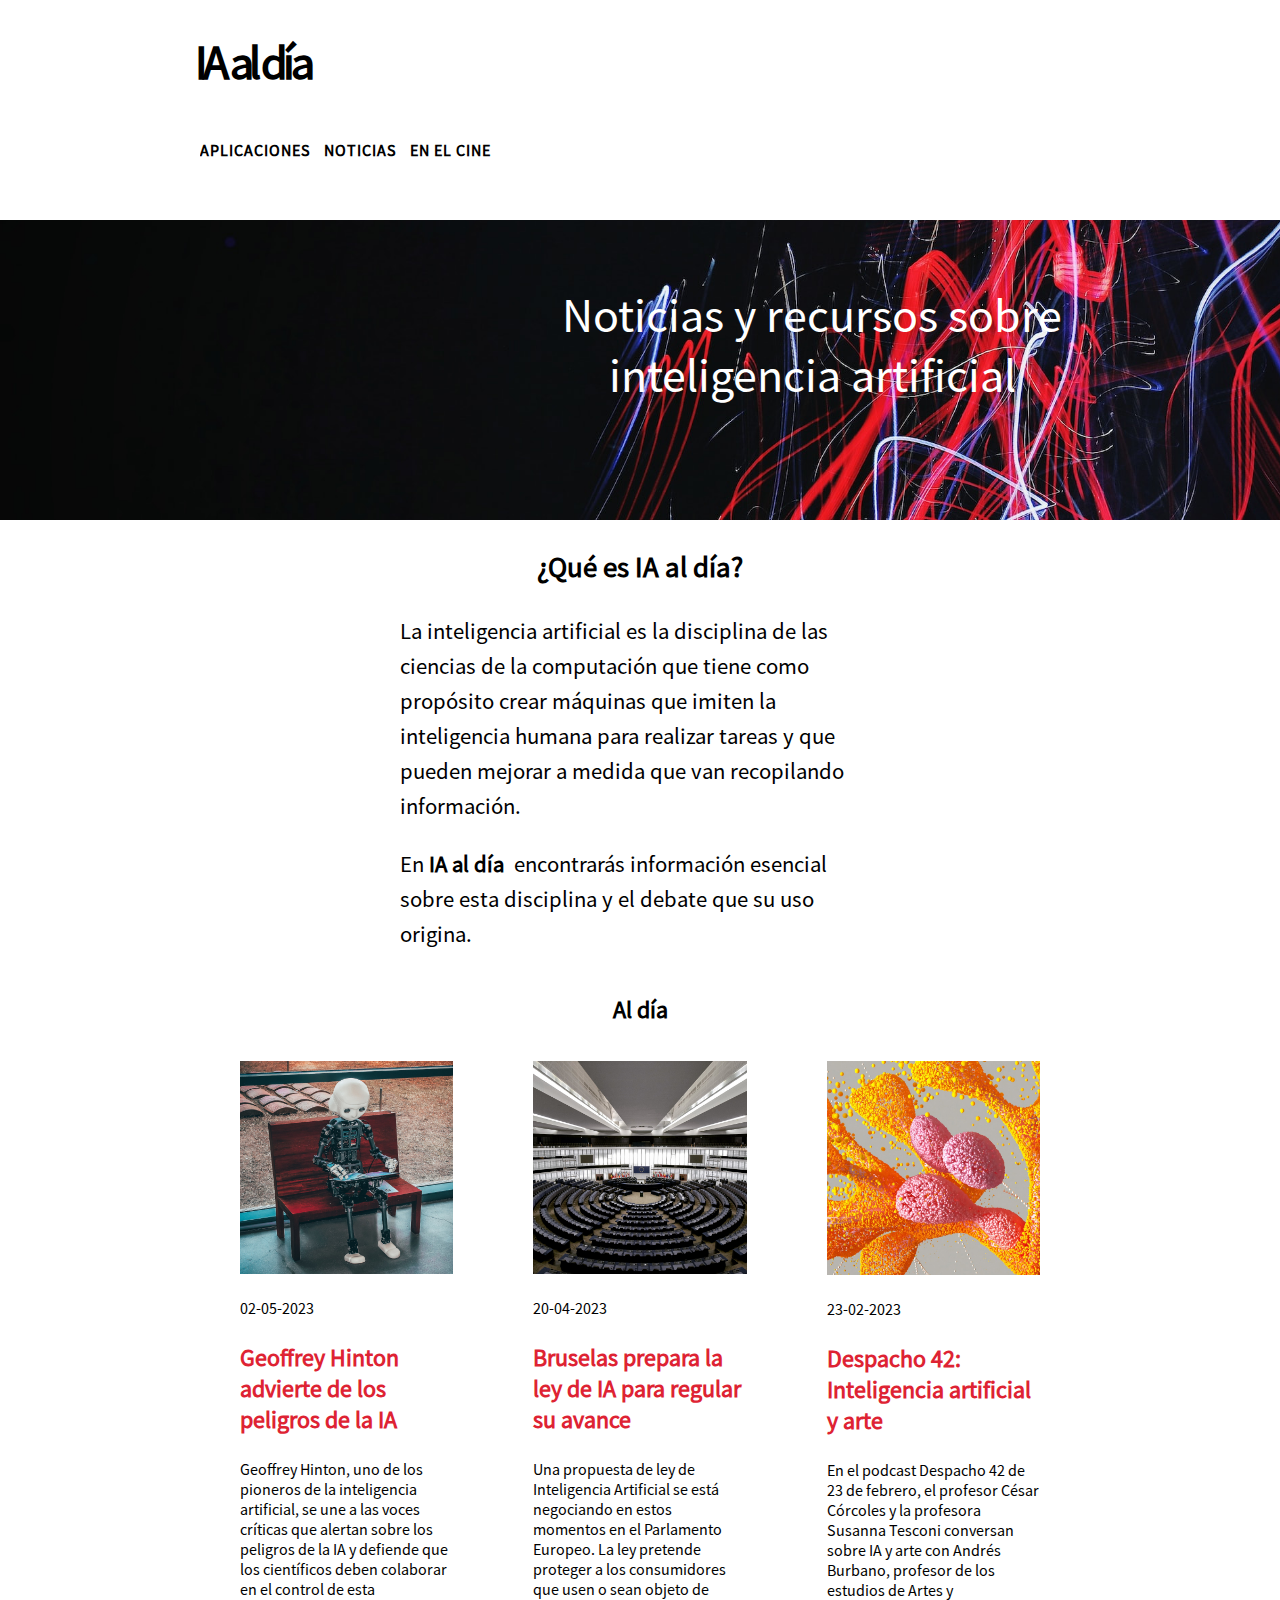
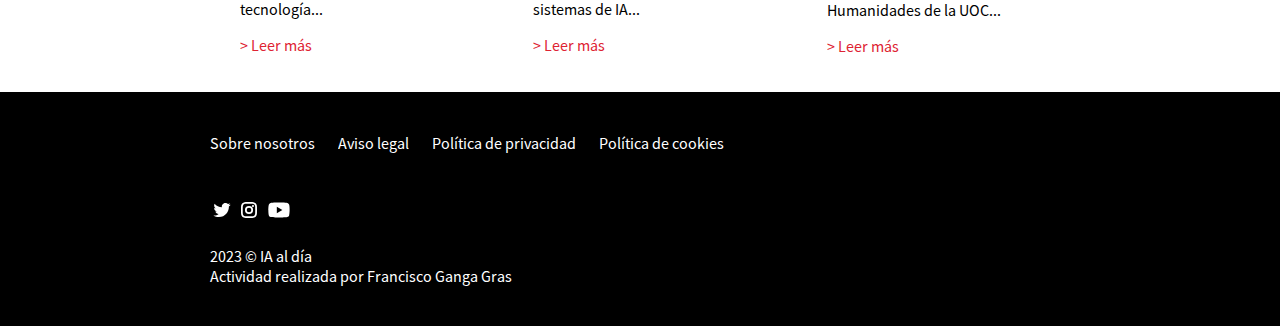
<file: index.html>
<!DOCTYPE html>
<html lang="es">
<head>
    <meta charset="UTF-8">
    <meta name="viewport" content="width=device-width, initial-scale=1.0">
    <title>IA al día</title>
    <link rel="stylesheet" href="css/styles.css" type="text/css">
</head>
<body>
    <header>
        <h1><a href="index.html"><span id="logo">IA</span> al día</a></h1>
        <nav>
            <ul>
                <li><a href="aplicaciones.html">Aplicaciones</a></li>
                <li><a href="">Noticias</a></li>
                <li><a href="en-el-cine.html">En el cine</a></li>
            </ul>
        </nav>
    </header>
    <div class="container">
        <main>
        <div class="noticias-recursos">
            <p>Noticias y recursos sobre inteligencia artificial</p>
        </div>

        <div class="que-es-ia">
            <p class="titulo">¿Qué es IA al día?</p>
            <p class="p-ia">
                La inteligencia artificial es la disciplina de las ciencias de la computación 
                que tiene como propósito crear máquinas que imiten la inteligencia humana 
                para realizar tareas y que pueden mejorar a medida que van recopilando información.
            </p>
            <p>
                En <span id="bold">IA al día</span> encontrarás información esencial sobre esta disciplina y el debate que su uso origina.
            </p>
        </div>
        <h2>Al día</h2>
        <div class="al-dia">
            <article>
                <figure>
                    <img src="img/n-geoffrey-hinton.jpg" alt="Geoffrey Hinton">
                    <figcaption><data value="2023-05-02">02-05-2023</data></figcaption>
                </figure>
                <h3>Geoffrey Hinton advierte de los peligros de la IA</h3>
                <p>Geoffrey Hinton, uno de los pioneros de la inteligencia artificial, se une a las voces críticas que alertan sobre los
                    peligros de la IA y defiende que los científicos deben colaborar en el control de esta tecnología...</p>
                <ul class="bread">
                    <li><a href="" class="a-red">Leer más</a></li>
                </ul>
            </article>
            <article>
                <figure>
                    <img src="img/n-ue-ia.jpg" alt="UE se une a la IA">
                    <figcaption><data value="2023-04-20">20-04-2023</data></figcaption>
                </figure>
                <h3>Bruselas prepara la ley de IA para regular su avance</h3>
                <p>Una propuesta de ley de Inteligencia Artificial se está negociando en estos momentos en el Parlamento Europeo. La ley
                    pretende proteger a los consumidores que usen o sean objeto de sistemas de IA...</p>
                <ul class="bread">
                    <li><a href="" class="a-red">Leer más</a></li>
                </ul>
            </article>
            <article>
                <figure>
                    <img src="img/n-despacho42.jpg" alt="IA y el arte">
                    <figcaption><data value="2023-02-23">23-02-2023</data></figcaption>
                </figure>
                <h3>Despacho 42: Inteligencia artificial y arte</h3>
                <p>En el podcast Despacho 42 de 23 de febrero, el profesor César Córcoles y la profesora Susanna Tesconi conversan sobre
                    IA y arte con Andrés Burbano, profesor de los estudios de Artes y Humanidades de la UOC...</p>
                <ul class="bread">
                    <li><a href="despacho-42.html" class="a-red">Leer más</a></li>
                </ul>
            </article>
        </div>
    </main>
    <footer>
        <ul class="info">
            <li><a href="">Sobre nosotros</a></li>
            <li><a href="">Aviso legal</a></li>
            <li><a href="">Política de privacidad</a></li>
            <li><a href="">Política de cookies</a></li>
        </ul>
        <ul class="redes">
            <li><a href=""><img src="img/twitter.svg" alt="Twitter"></a></li>
            <li><a href=""><img src="img/instagram.svg" alt="Instagram"></a></li>
            <li><a href=""><img src="img/youtube.svg" alt="Youtube"></a></li>
        </ul>
        <p>2023 &copy; IA al día</p>
        <p>Actividad realizada por Francisco Ganga Gras</p>
    </footer>
    </div>
</body>
</html>
</file>
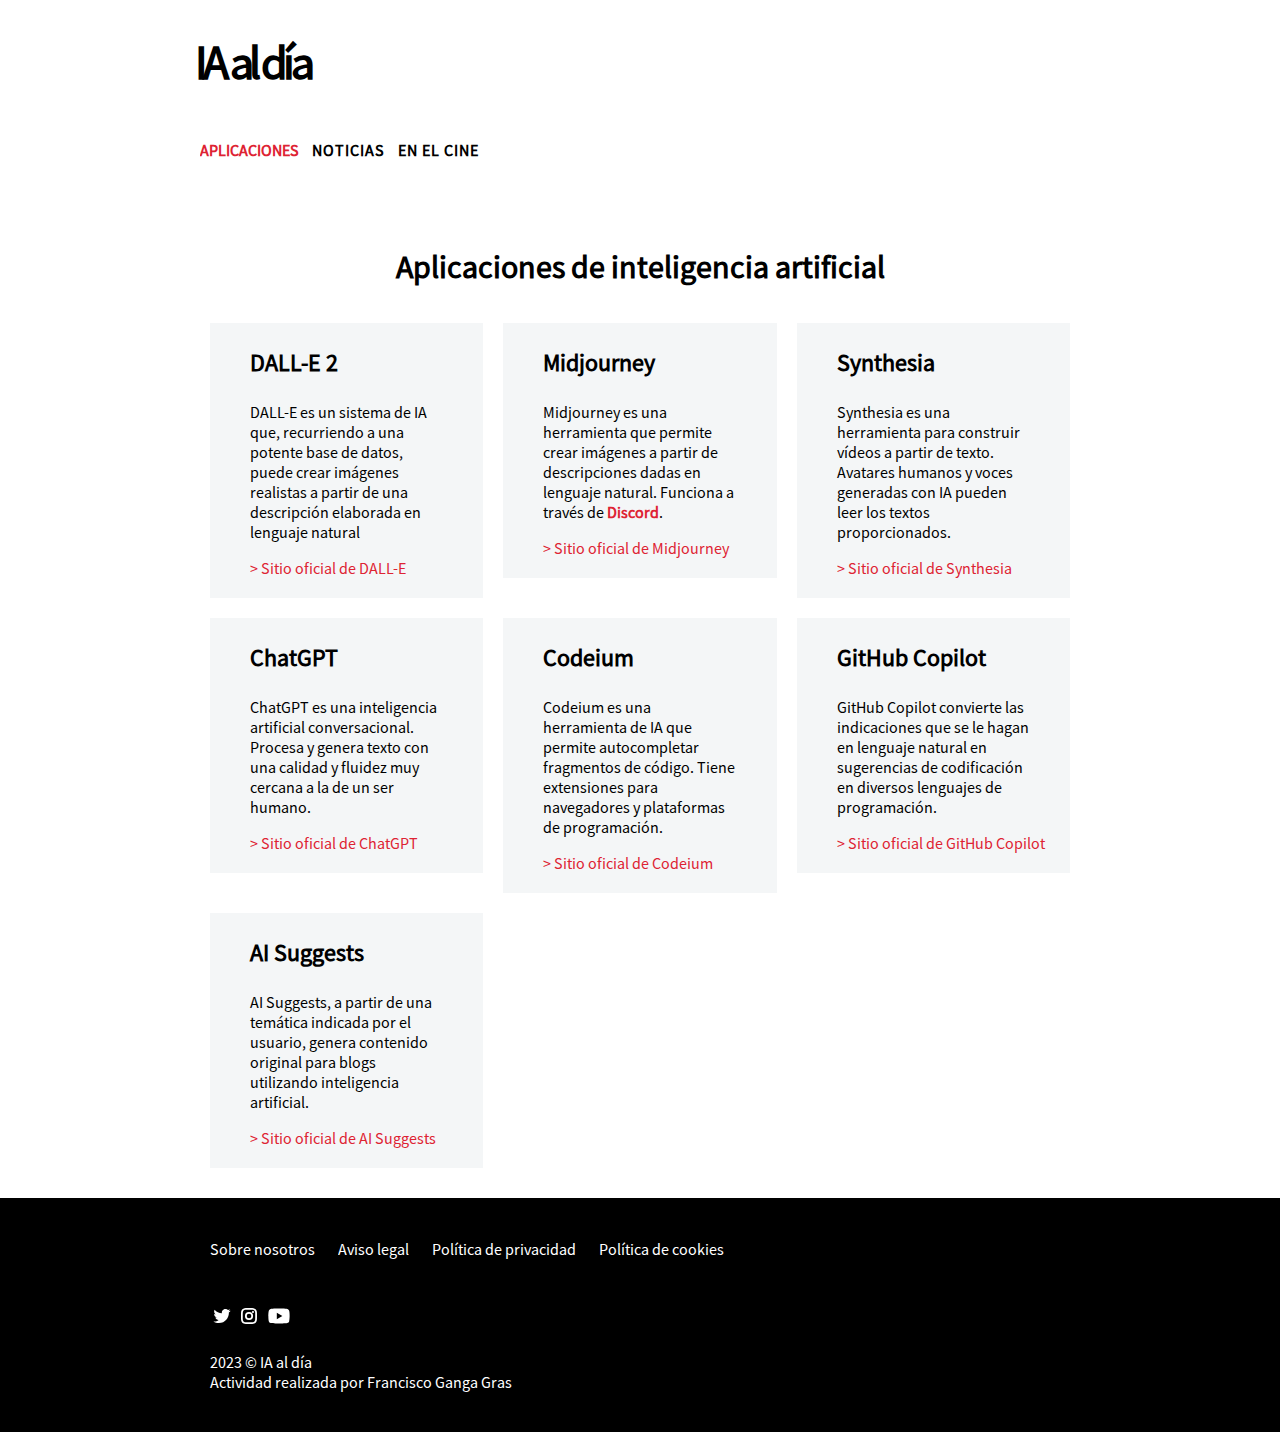
<file: aplicaciones.html>
<!DOCTYPE html>
<html lang="es">
<head>
    <meta charset="UTF-8">
    <meta name="viewport" content="width=device-width, initial-scale=1.0">
    <title>Aplicaciones - IA al día</title>
    <link rel="stylesheet" href="css/styles.css" type="text/css">
</head>
<body>
    <header>
        <h1><span id="logo"></span><a href="index.html">IA</span> al día</a></h1>
        <nav>
            <ul>
                <li class="pag-actual">Aplicaciones</li>
                <li><a href="">Noticias</a></li>
                <li><a href="en-el-cine.html">En el cine</a></li>
            </ul>
        </nav>
    </header>

    <main class="aplicaciones-ia">
        <h2>Aplicaciones de inteligencia artificial</h2>
        <ol>
            <li>
                <article>
                    <h3>DALL-E 2</h3>
                    <p>DALL-E es un sistema de IA que, recurriendo a una potente base de datos, puede crear imágenes realistas a partir de
                        una descripción elaborada en lenguaje natural</p>
                    <ul class="bread">
                        <li><a href="https://openai.com/product/dall-e-2" class="a-red">Sitio oficial de DALL-E</a></li>
                    </ul>
                </article>
            </li>
            <li>
                <article>
                    <h3>Midjourney</h3>
                    <p>Midjourney es una herramienta que permite crear imágenes a partir de descripciones dadas en lenguaje natural.
                        Funciona a través de <a href="https://discord.com">Discord</a>.</p>
                    <ul class="bread">
                        <li><a href="https://www.midjourney.com/home/" class="a-red">Sitio oficial de Midjourney</a></li>
                    </ul>
                </article>
            </li>
            <li>
                <article>
                    <h3>Synthesia</h3>
                    <p>Synthesia es una herramienta para construir vídeos a partir de texto. Avatares humanos y voces generadas con IA
                        pueden leer los textos proporcionados.</p>
                    <ul class="bread">
                        <li><a href="https://www.synthesia.io/" class="a-red">Sitio oficial de Synthesia</a></li>
                    </ul>
                </article>
            </li>
            <li>
                <article>
                    <h3>ChatGPT</h3>
                    <p>ChatGPT es una inteligencia artificial conversacional. Procesa y genera texto con una calidad y fluidez muy cercana a la
                        de un ser humano.</p>
                    <ul class="bread">
                        <li><a href="https://chat.openai.com/" class="a-red">Sitio oficial de ChatGPT</a></li>
                    </ul>
                </article>
            </li>
            <li>
                <article>
                    <h3>Codeium</h3>
                    <p>Codeium   es   una   herramienta   de   IA  que   permite   autocompletar   fragmentos   de   código.   Tiene   extensiones   para
                        navegadores y plataformas de programación.</p>
                    <ul class="bread">
                        <li><a href="https://codeium.com/" class="a-red">Sitio oficial de Codeium</a></li>
                    </ul>
                </article>
            </li>
            <li>
                <article>
                    <h3>GitHub Copilot</h3>
                    <p>GitHub Copilot convierte las indicaciones que se le hagan en lenguaje natural en sugerencias de codificación en
                        diversos lenguajes de programación.</p>
                    <ul class="bread">
                        <li><a href="https://github.com/features/copilot" class="a-red">Sitio oficial de GitHub Copilot</a></li>
                    </ul>
                </article>
            </li>
            <li>
                <article>
                    <h3>AI Suggests</h3>
                    <p>AI Suggests, a partir de una temática indicada por el usuario, genera contenido original  para blogs utilizando
                        inteligencia artificial.</p>
                    <ul class="bread">
                        <li><a href="https://ai-suggests.com/" class="a-red">Sitio oficial de AI Suggests</a></li>
                    </ul>
                </article>
            </li>
        </ol>
    </main>

    <footer>
        <ul class="info">
            <li><a href="">Sobre nosotros</a></li>
            <li><a href="">Aviso legal</a></li>
            <li><a href="">Política de privacidad</a></li>
            <li><a href="">Política de cookies</a></li>
        </ul>
        <ul class="redes">
            <li><a href=""><img src="img/twitter.svg" alt="Twitter"></a></li>
            <li><a href=""><img src="img/instagram.svg" alt="Instagram"></a></li>
            <li><a href=""><img src="img/youtube.svg" alt="Youtube"></a></li>
        </ul>
        <p>2023 &copy; IA al día</p>
        <p>Actividad realizada por Francisco Ganga Gras</p>
    </footer>
</body>
</html>
</file>
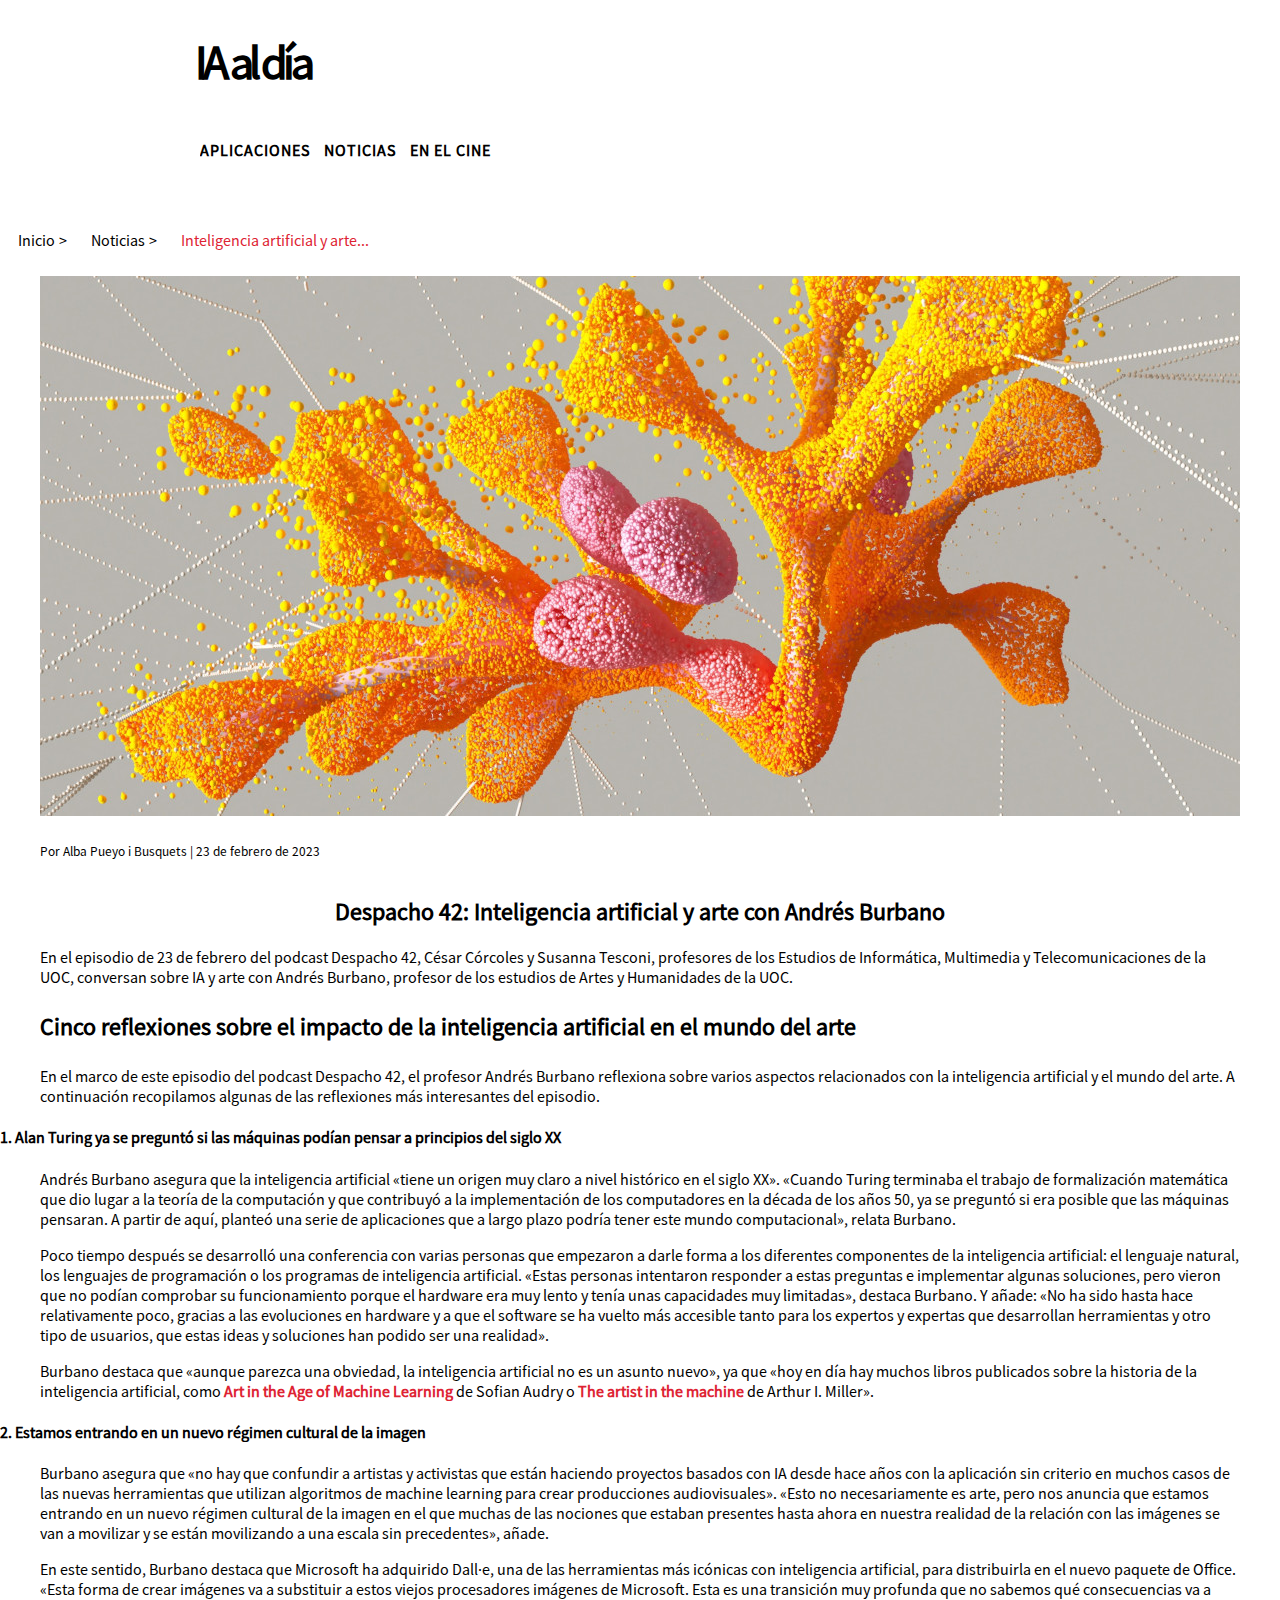
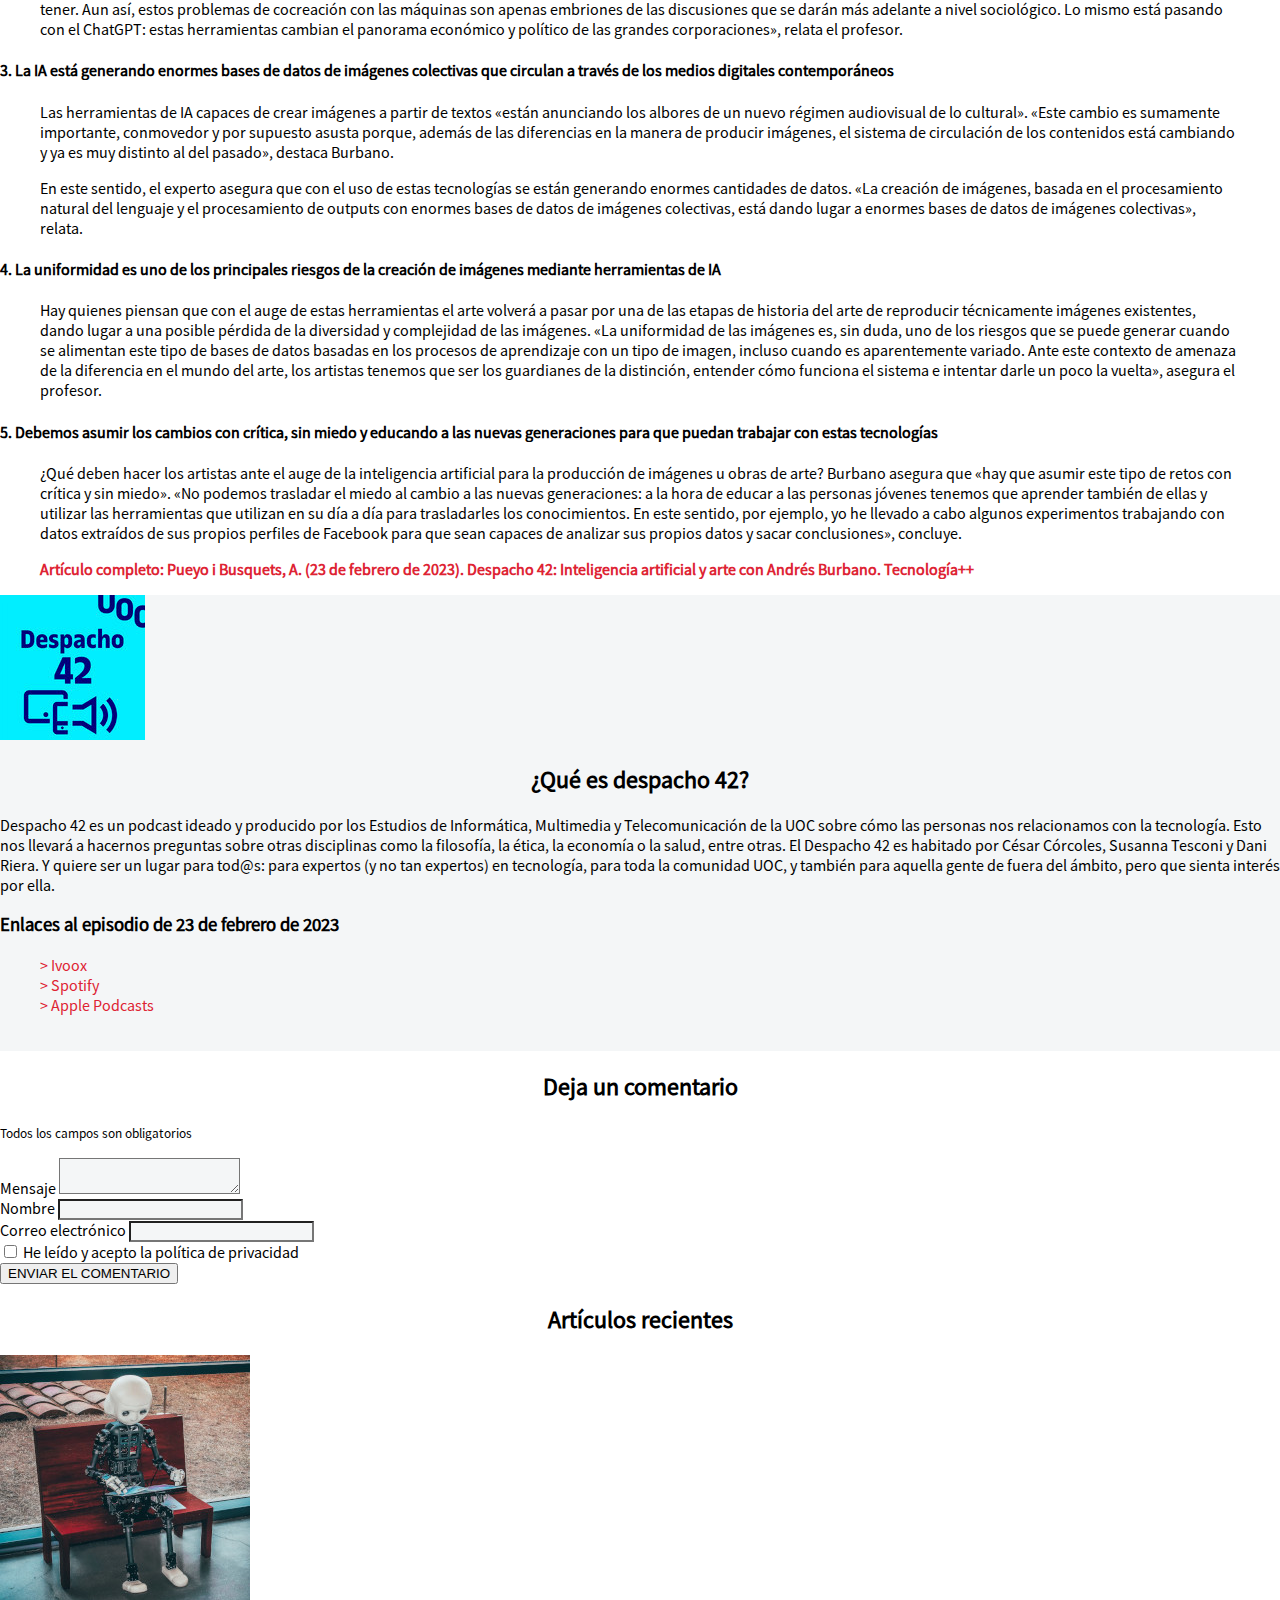
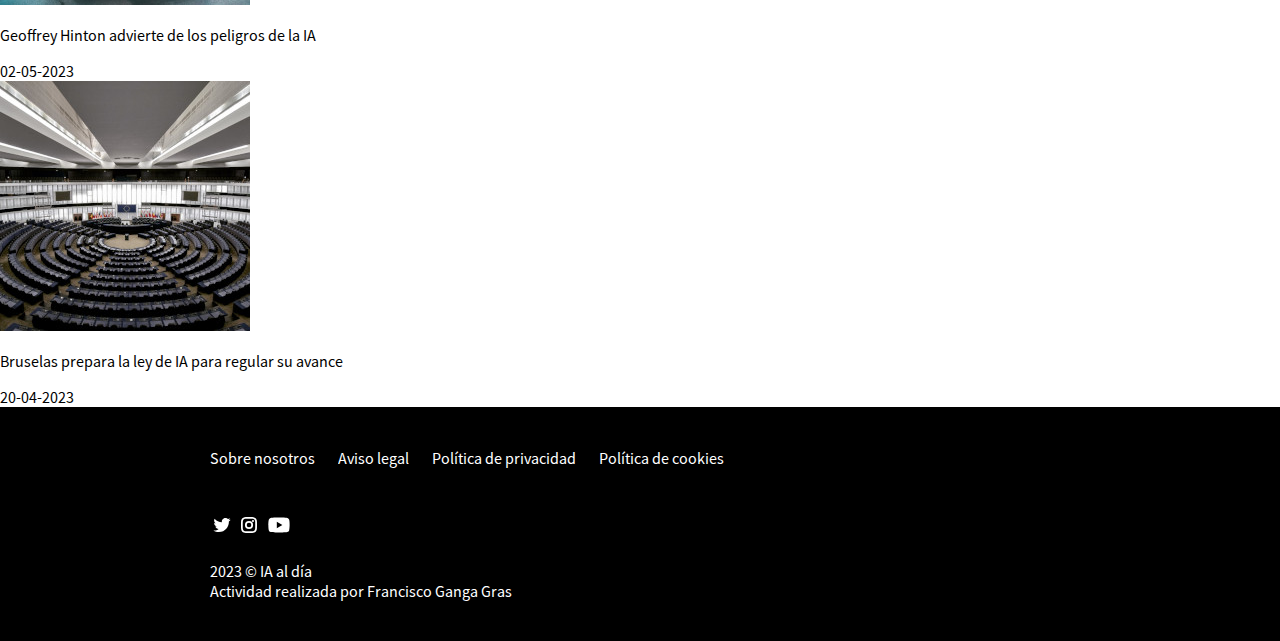
<file: despacho-42.html>
<!DOCTYPE html>
<html lang="es">
<head>
    <meta charset="UTF-8">
    <meta name="viewport" content="width=device-width, initial-scale=1.0">
    <title>Despacho 42 - IA al día</title>
    <link rel="stylesheet" href="css/styles.css" type="text/css">
</head>
<body>
    <header>
        <h1><span id="logo"></span><a href="index.html">IA</span> al día</a></h1>
        <nav>
            <ul>
                <li><a href="aplicaciones.html">Aplicaciones</a></li>
                <li><a href="">Noticias</a></li>
                <li><a href="en-el-cine.html">En el cine</a></li>
            </ul>
        </nav>
    </header>
    <div class="container-despacho-42">
        <main class="despacho-42 contenido-principal">
            <nav aria-label="Breadcrumb" class="breadcrumb">
                <ol>
                    <li><a href="index.html">Inicio</a></li>
                    <li><a href="">Noticias</a></li>
                    <li class="pag-actual">Inteligencia artificial y arte...</li>
                </ol>
            </nav>
    
            <figure>
                <img src="img/n-despacho42-post.jpg" alt="Despacho 42">
                <figcaption><small>Por Alba Pueyo i Busquets <span>| </span><data value="2023-02-23">23 de febrero de 2023</data></small></figcaption>
            </figure>
    
            <article class="ia-y-arte">
                <h2>Despacho 42: Inteligencia artificial y arte con Andrés Burbano</h2>
                <p>En el episodio de 23 de febrero del podcast Despacho 42, César Córcoles y Susanna Tesconi, profesores de los Estudios
                    de Informática, Multimedia y Telecomunicaciones de la UOC, conversan sobre IA y arte con Andrés Burbano, profesor
                    de los estudios de Artes y Humanidades de la UOC.</p>
                <h3>Cinco reflexiones sobre el impacto de la inteligencia artificial en el mundo del arte</h3>
                <p>En el marco de este episodio del podcast Despacho 42, el profesor Andrés Burbano reflexiona sobre varios aspectos
                    relacionados con la inteligencia artificial y el mundo del arte. A continuación recopilamos algunas de las reflexiones
                    más interesantes del episodio.</p>
                <h4>1. Alan Turing ya se preguntó si las máquinas podían pensar a principios del siglo XX</h4>
                <p>Andrés Burbano asegura que la inteligencia artificial <q>tiene un origen muy claro a nivel histórico en el siglo XX</q>.
                    <q>Cuando Turing terminaba el trabajo de formalización matemática que dio lugar a la teoría de la computación y que
                    contribuyó a la implementación de los computadores en la década de los años 50, ya se preguntó si era posible que las
                    máquinas pensaran. A partir de aquí, planteó una serie de aplicaciones que a largo plazo podría tener este mundo
                    computacional</q>, relata Burbano.</p>
                <p>Poco tiempo después se desarrolló una conferencia con varias personas que empezaron a darle forma a los diferentes
                    componentes de la inteligencia artificial: el lenguaje natural, los lenguajes de programación o los programas de
                    inteligencia artificial. <q>Estas personas intentaron responder a estas preguntas e implementar algunas soluciones, pero
                    vieron que no podían comprobar su funcionamiento porque el hardware era muy lento y tenía unas capacidades muy
                    limitadas</q>, destaca Burbano. Y añade: <q>No ha sido hasta hace relativamente poco, gracias a las evoluciones en hardware
                    y a que el software se ha vuelto más accesible tanto para los expertos y expertas que desarrollan herramientas y otro tipo
                    de usuarios, que estas ideas y soluciones han podido ser una realidad</q>.</p>
                <p>Burbano destaca que <q>aunque parezca una obviedad, la inteligencia artificial no es un asunto nuevo</q>, ya que <q>hoy en día
                    hay muchos libros publicados sobre la historia de la inteligencia artificial, como <a href="https://mitpress.mit.edu/9780262046183/art-in-the-age-of-machine-learning/">Art in the Age of Machine Learning</a> de
                    Sofian Audry o <a href="https://www.artistinthemachine.net/">The artist in the machine</a> de Arthur I. Miller</q>.</p>
                <h4>2. Estamos entrando en un nuevo régimen cultural de la imagen</h4>
                <p>Burbano asegura que <q>no hay que confundir a artistas y activistas que están haciendo proyectos basados con IA desde
                    hace años con la aplicación sin criterio en muchos casos de las nuevas herramientas que utilizan algoritmos de machine
                    learning para crear producciones audiovisuales</q>. <q>Esto no necesariamente es arte, pero nos anuncia que estamos
                    entrando en un nuevo régimen cultural de la imagen en el que muchas de las nociones que estaban presentes hasta ahora
                    en nuestra realidad de la relación con las imágenes se van a movilizar y se están movilizando a una escala sin
                    precedentes</q>, añade.</p>
                <p>En este sentido, Burbano destaca que Microsoft ha adquirido Dall·e, una de las herramientas más icónicas con
                    inteligencia artificial, para distribuirla en el nuevo paquete de Office. <q>Esta forma de crear imágenes va a substituir a
                    estos   viejos   procesadores   imágenes   de   Microsoft.   Esta   es   una   transición   muy   profunda   que   no   sabemos   qué
                    consecuencias va a tener. Aun así, estos problemas de cocreación con las máquinas son apenas embriones de las
                    discusiones que se darán más adelante a nivel sociológico. Lo mismo está pasando con el ChatGPT: estas herramientas
                    cambian el panorama económico y político de las grandes corporaciones</q>, relata el profesor.</p>
                <h4>3. La IA está generando enormes bases de datos de imágenes colectivas que circulan a través de los medios
                    digitales contemporáneos</h4>
                <p>Las herramientas de IA capaces de crear imágenes a partir de textos <q>están anunciando los albores de un nuevo régimen
                    audiovisual de lo cultural</q>. <q>Este cambio es sumamente importante, conmovedor y por supuesto asusta porque, además de las diferencias en la manera de producir imágenes, el sistema de circulación de los contenidos está cambiando y ya es
                    muy distinto al del pasado</q>, destaca Burbano.</p>
                <p>En este sentido, el experto asegura que con el uso de estas tecnologías se están generando enormes cantidades de datos.
                    <q>La creación de imágenes, basada en el procesamiento natural del lenguaje y el procesamiento de outputs con enormes
                    bases de datos de imágenes colectivas, está dando lugar a enormes bases de datos de imágenes colectivas</q>, relata.</p>
                <h4>4. La uniformidad es uno de los principales riesgos de la creación de imágenes mediante herramientas de IA</h4>
                <p>Hay quienes piensan que con el auge de estas herramientas el arte volverá a pasar por una de las etapas de historia del
                    arte de reproducir técnicamente imágenes existentes, dando lugar a una posible pérdida de la diversidad y complejidad
                    de las imágenes. <q>La uniformidad de las imágenes es, sin duda, uno de los riesgos que se puede generar cuando se
                    alimentan este tipo de bases de datos basadas en los procesos de aprendizaje con un tipo de imagen, incluso cuando es
                    aparentemente variado. Ante este contexto de amenaza de la diferencia en el mundo del arte, los artistas tenemos que ser
                    los guardianes de la distinción, entender cómo funciona el sistema e intentar darle un poco la vuelta</q>, asegura el
                    profesor. </p>
                <h4>5. Debemos asumir los cambios con crítica, sin miedo y educando a las nuevas generaciones para que puedan
                    trabajar con estas tecnologías</h4>
                <p>¿Qué deben hacer los artistas ante el auge de la inteligencia artificial para la producción de imágenes u obras de arte?
                    Burbano asegura que <q>hay que asumir este tipo de retos con crítica y sin miedo</q>. <q>No podemos trasladar el miedo al
                    cambio a las nuevas generaciones: a la hora de educar a las personas jóvenes tenemos que aprender también de ellas y
                    utilizar las herramientas que utilizan en su día a día para trasladarles los conocimientos. En este sentido, por ejemplo, yo
                    he llevado a cabo algunos experimentos trabajando con datos extraídos de sus propios perfiles de Facebook para que
                    sean capaces de analizar sus propios datos y sacar conclusiones</q>, concluye.</p>
                <p><a href="https://blogs.uoc.edu/informatica/despacho-42-inteligencia-artificial-y-arte/" class="enlace-articulo">Artículo completo: Pueyo i Busquets, A. (23 de febrero de 2023). Despacho 42: Inteligencia artificial y arte con Andrés
                    Burbano. Tecnología++</a></p>
            </article>
    
            <div class="que-es-depacho-42">
                <div class="despacho-42-wrapper">
                    <img src="img/isologo-despacho42.jpg" alt="Isólogo Despacho 42">
                    <div class="despacho-42-content">
                        <h2>¿Qué es despacho 42?</h2>
                        <p>Despacho 42 es un podcast ideado y producido por los Estudios de Informática, Multimedia y Telecomunicación de la
                            UOC sobre cómo las personas nos relacionamos con la tecnología. Esto nos llevará a hacernos preguntas sobre otras
                            disciplinas como la filosofía, la ética, la economía o la salud, entre otras. El Despacho 42 es habitado por César
                            Córcoles, Susanna Tesconi y Dani Riera. Y quiere ser un lugar para tod@s: para expertos (y no tan expertos) en
                            tecnología, para toda la comunidad UOC, y también para aquella gente de fuera del ámbito, pero que sienta interés por
                            ella.</p>
                        <h3>Enlaces al episodio de <data value="2023-02-23">23 de febrero de 2023</data></h3>
                        <ul class="bread">
                            <li class="a-red"><a href="https://go.ivoox.com/rf/103575056?utm_source=embed_audio_new&utm_medium=share&utm_campaign=new_embeds">Ivoox</a></li>
                            <li class="a-red"><a href="https://open.spotify.com/episode/5a7qHBmOFktjCaqlAKgEz1?si=aa986f248ee14acb">Spotify</a></li>
                            <li class="a-red"><a href="https://podcasts.apple.com/us/podcast/despacho-42-tecnolog%C3%ADa-y-arte-con-andr%C3%A9s-burbano/id1499615619?i=1000601274966">Apple Podcasts</a></li>
                        </ul>
                    </div>
                </div>
            </div>
    
            <div class="container-form">
                <h2>Deja un comentario</h2>
                <p><small>Todos los campos son obligatorios</small></p>
                <form method="post">
                    <div class="elementos-form">
                        <label for="mensaje">Mensaje</label>
                        <textarea name="mensaje" id="mensaje" required></textarea>
                    </div>
                    <div class="elementos-form">
                        <label for="nombre">Nombre</label>
                        <input type="text" name="nombre" id="nombre" class="grey" required>
                    </div>
                    <div class="elementos-form">
                        <label for="correo">Correo electrónico</label>
                        <input type="email" name="correo" id="correo" class="grey" required>
                    </div>
                    <div class="elementos-form">
                        <label for="privacidad">
                            <input type="checkbox" name="privacidad" id="privacidad" required>
                            He leído y acepto la <a href="">política de privacidad</a></label>
                    </div>
                    <div class="elementos-form">
                        <input type="submit" value="ENVIAR EL COMENTARIO">
                    </div>
                </form>
            </div>
        </main>
    
        <aside class="barra-lateral">
            <h2>Artículos recientes</h2>
            <div class="wrapper-aside">
                <div class="aside-article">
                    <img src="img/n-geoffrey-hinton-thumbnail.jpg" alt="Geoffrey Hinton">
                    <div>
                        <p class="aside-article-titulo">Geoffrey Hinton advierte de los peligros de la IA</p>
                        <data value="2023-05-02">02-05-2023</data>
                    </div>
                </div>
                <div class="aside-article">
                    <img src="img/n-ue-ia-thumbnail.jpg" alt="IA en la UE">
                    <div>
                        <p class="aside-article-titulo">Bruselas prepara la ley de IA para regular su avance</p>
                        <data value="2023-04-05">20-04-2023</data>
                    </div>
                </div>
            </div>
        </aside>

        <footer>
        <ul class="info">
            <li><a href="">Sobre nosotros</a></li>
            <li><a href="">Aviso legal</a></li>
            <li><a href="">Política de privacidad</a></li>
            <li><a href="">Política de cookies</a></li>
        </ul>
        <ul class="redes">
            <li><a href=""><img src="img/twitter.svg" alt="Twitter"></a></li>
            <li><a href=""><img src="img/instagram.svg" alt="Instagram"></a></li>
            <li><a href=""><img src="img/youtube.svg" alt="Youtube"></a></li>
        </ul>
        <p>2023 &copy; IA al día</p>
        <p>Actividad realizada por Francisco Ganga Gras</p>
    </footer>
    </div>
</body>
</html>
</file>
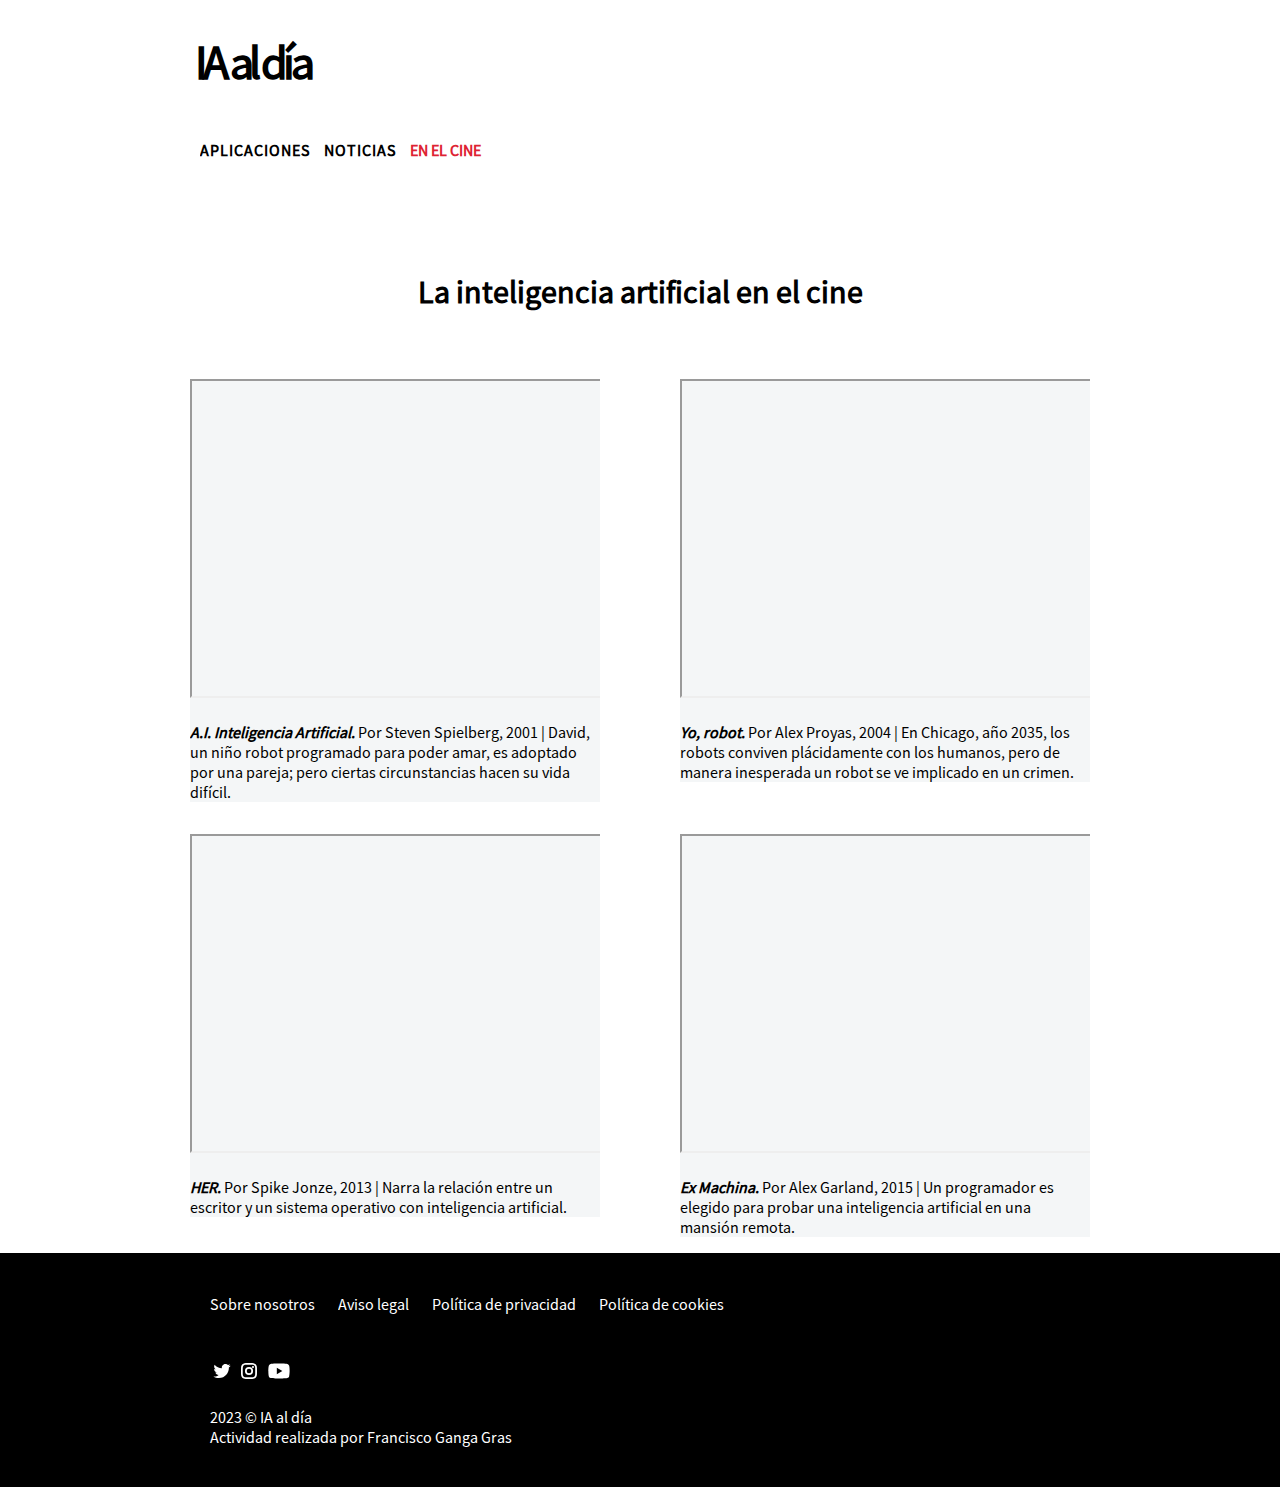
<file: en-el-cine.html>
<!DOCTYPE html>
<html lang="es">
<head>
    <meta charset="UTF-8">
    <meta name="viewport" content="width=device-width, initial-scale=1.0">
    <title>En el cine - IA al día</title>
    <link rel="stylesheet" href="css/styles.css" type="text/css">
</head>
<body>
    <header>
        <h1><span id="logo"></span><a href="index.html">IA</span> al día</a></h1>
        <nav>
            <ul>
                <li><a href="aplicaciones.html">Aplicaciones</a></li>
                <li><a href="">Noticias</a></li>
                <li class="pag-actual">En el cine</li>
            </ul>
        </nav>
    </header>

    <main>
        <div class="peliculas-ia">
            <h2>La inteligencia artificial en el cine</h2>
            <div class="wrapper-films">
                <div>
                    <figure class="pelicula">
                        <iframe width="560" height="315" src="https://www.youtube.com/embed/_19pRsZRiz4?si=eR6YcFxemyxygXbk" title="YouTube video player" allowfullscreen></iframe>
                        <figcaption><span class="titulo-peli">A.I. Inteligencia Artificial.</span> Por Steven Spielberg, 2001 | David, un niño robot programado para poder amar, es adoptado
                        por una pareja; pero ciertas circunstancias hacen su vida difícil.</figcaption>
                    </figure>
                </div>
                <div>
                    <figure class="pelicula">
                        <iframe width="560" height="315" src="https://www.youtube.com/embed/xR3TT0nSORc?si=q1mek6c_WIyxqHjA" title="YouTube video player" allowfullscreen></iframe>
                        <figcaption><span class="titulo-peli">Yo, robot.</span> Por Alex Proyas, 2004 | En Chicago, año 2035, los robots conviven plácidamente con los humanos, pero de
                        manera inesperada un robot se ve implicado en un crimen.</figcaption>
                    </figure>
                </div>
                <div>
                    <figure class="pelicula">
                        <iframe width="560" height="315" src="https://www.youtube.com/embed/UVMcpZ42BkA?si=R4bW2P7YoTmA1CDJ" title="YouTube video player" allowfullscreen></iframe>
                        <figcaption><span class="titulo-peli">HER.</span> Por Spike Jonze, 2013 | Narra la relación entre un escritor y un sistema operativo con inteligencia artificial.</figcaption>
                    </figure>
                </div>
                
                <div>
                    <figure class="pelicula">
                        <iframe width="560" height="315" src="https://www.youtube.com/embed/sNExF5WYMaA?si=0ELTnj_PwrUT0qna" title="YouTube video player" allowfullscreen></iframe>
                        <figcaption><span class="titulo-peli">Ex Machina.</span> Por Alex Garland, 2015 | Un programador es elegido para probar una inteligencia artificial en una mansión
                            remota.</figcaption>
                    </figure>
                </div>
            </div>
        </div>    
    </main>

    <footer>
        <ul class="info">
            <li><a href="">Sobre nosotros</a></li>
            <li><a href="">Aviso legal</a></li>
            <li><a href="">Política de privacidad</a></li>
            <li><a href="">Política de cookies</a></li>
        </ul>
        <ul class="redes">
            <li><a href=""><img src="img/twitter.svg" alt="Twitter"></a></li>
            <li><a href=""><img src="img/instagram.svg" alt="Instagram"></a></li>
            <li><a href=""><img src="img/youtube.svg" alt="Youtube"></a></li>
        </ul>
        <p>2023 &copy; IA al día</p>
        <p>Actividad realizada por Francisco Ganga Gras</p>
    </footer>
</body>
</html>
</file>
<file: css/styles.css>
/*Fuente de la letra*/
@font-face {
    font-family: "Font Squirrel: Source Sans Pro";
    src: url("../fuente/SourceSansPro-Regular.otf");
}
/*Características generales*/
body{
    margin: 0;
    padding: 0;
    font-family: "Font Squirrel: Source Sans Pro",sans-serif;
}
.breadcrumb {
    padding: 0 0.5rem;
}
.breadcrumb ol {
    display: flex;
    flex-wrap: wrap;
    list-style: none;
    margin: 0;
    padding: 0;
    align-items: end;
}
.breadcrumb li:not(:last-child)::after {
    display: inline-block;
    margin: 0 0.25rem;
    content: ">";
}
*{
    color: #000000;
}
header > nav a, a{
    text-decoration: none;
}
header > nav a:hover, header > h1 a:hover{
    color: rgba(0, 0, 0, 0.5);
}
header > nav {
    font-weight: bold;
    text-transform: uppercase;
}
footer{
    background-color: #000000;
    padding-bottom: 10px;
}
footer a, footer p{
    color: rgb(255, 255, 255);
}
footer p{
    margin: 0;
    padding: 0;
}
footer a:hover {
    color: rgb(222, 35, 51);
}
.redes a:hover {
    opacity: 0.7;
}
ul li{
    list-style-type: none;
}
p a {
    color: rgb(222, 35, 51);
    font-weight: bold;
}
p a:hover{
    color: rgb(0, 0, 0);
    text-decoration: solid;
}
.al-dia h3{
    color: #DE2333;
}
.a-red, .a-red a{
    color: rgb(222, 35, 51);
}
.a-red:hover, .a-red:hover a{
    color: rgb(0, 0, 0);
}
.pag-actual {
    color: #DE2333;
}
#bold{
    font-weight: bolder;
    margin-right: 5px;
}
q::before {
    content: "«";
} 
q::after {
    content: "»";
}
.bread li::before {
    content: "> ";
    color: rgb(222, 35, 51);;
}
.aplicaciones-ia article, .pelicula, .que-es-depacho-42, textarea, .grey{
    background-color: #F4F6F7;
}
.aplicaciones-ia ol {
    list-style-type: none;
}
h1{
    font-size: 3em;
    letter-spacing: -0.1em;
}
nav ul > li > a{
    letter-spacing: 1px;
}
.titulo {
    text-align: center;
    font-weight: bolder;
    font-size: 1.8em;
}
.titulo-peli{
    font-weight: bold;
    font-style: italic;
}
h2{
    text-align: center;
}
footer{
    padding-bottom: 40px;
}
/*sticky nav*/


/* Estilos generales */
/* Para mobiles */
@media (max-width: 600px){
    *{
        overflow-x: hidden;
    }
    body{
        width: 100%;
    }
    /*Para todos los headers de los .html*/
    header{
        text-align: center;
    }
    nav {
        padding: 0 40px 10px 10px;
    }
    nav ul > li{
        padding-bottom: 10px;
    }
    /*Para todos los footers de los .html*/
    footer {
        text-align: center;
    }
    .info{
        padding: 25px 5px 0 0;
    }
    .redes{
        padding: 0;
    }
    footer .redes li{
        display: inline-block;
    }
}
/* Para tablets */
@media (min-width: 601px) and (max-width: 1024px){
    *{
        overflow-x: hidden;
    }
    body {
        width: 100%;
    }
    /*Para todos los headers de los .html*/
    header{
        text-align: center;
    }
    nav {
        padding: 0 40px 10px 10px;
    }
    nav ul > li{
        padding-bottom: 10px;
    }
    /*Para todos los footers de los .html*/
    .info{
        padding: 25px 5px 0 0;
    }
    .redes{
        padding: 0;
    }
    footer .redes li{
        display: inline-block;
    }
    footer {
        text-align: center;
    }
}
/* Para ordenadores */
@media (min-width: 1025px){
    *{
        overflow-x: hidden;
    }
    body{
        width: 100%;
    }
    /*Para todos los headers de los .html*/
    header{
        text-align: left;
        padding: 0 150px 20px;
    }
    nav {
        padding: 0 40px 10px 10px;
    }
    nav ul > li{
        padding-bottom: 10px;
        padding-right: 10px;
        display: inline-block;
    }
    h1{
        padding: 0 0 0 45px;
    }
    /*Para todos los footers de los .html*/
    footer {
        text-align: left;
    }
    .info{
        padding: 25px 200px;
        list-style-type: disc;
    }
    .info li {
        display: inline-block;
        margin: 0 10px;
    }
    .redes, footer p{
        padding: 0 210px;
        text-align: left;
    }
    footer .redes li{
        display: inline-block;
    }
}

/*index.html*/
@media (max-width: 600px){
    .noticias-recursos {
        background-image: url("../img/bg-hero-home-m.jpg");
        background-repeat: no-repeat;
        background-position: center;
        background-size: cover;
        width: auto;
        height: 200px;
    }
    .noticias-recursos > p {
        color: #FFFFFF;
        padding: 40px;
        font-size: 1.5em;
        text-align: center;
    }
    .p-ia + p, .p-ia {
        padding: 0 20px;
    }
    figure img {
        width: 100%;
        height: 100%;
    }
    figure > figcaption{
        padding: 20px 0 0;
    }
    article h3, article p {
        padding: 0 40px;
    }
    article h3 {
        font-size: 1.5em;
        font-weight: bolder;
    }
    .bread {
        padding-bottom: 20px;
    }
}
/* Para tablets */
@media (min-width: 601px) and (max-width: 1024px){
    .noticias-recursos {
        background-image: url("../img/bg-hero-home-m.jpg");
        background-repeat: no-repeat;
        background-position: center;
        background-size: cover;
        width: auto;
        height: 300px;
    }

    .noticias-recursos > p {
        color: #FFFFFF;
        display: flex;
        align-items: center;
        justify-content: center;
        font-size: 3.3em;
        text-align: center;
        padding: 0 100px;
    }
    .p-ia + p, .p-ia {
        padding: 0 20px;
    }
    figure img {
        width: 100%;
        height: 100%;
    }
    figure > figcaption{
        padding: 20px 0 0;
    }
    article h3, article p {
        padding: 0 40px;
    }
    article h3 {
        font-size: 1.5em;
        font-weight: bolder;
    }
    .bread {
        padding-bottom: 20px;
    }
    .al-dia {
        display: grid;
        grid-template-columns: 1fr 1fr 1fr;
    }
}
/* Para ordenadores */
@media (min-width: 1025px){
    .noticias-recursos {
        background-image: url("../img/bg-hero-home.jpg");
        background-repeat: no-repeat;
        background-position: center;
        background-size: cover;
        width: 1624px;
        height: 300px;
    }
    .noticias-recursos > p {
        color: #FFFFFF;
        font-size: 3em;
        text-align: center;
        padding-top: 50px;
        padding-right: 500px;
        padding-left: 500px;
        margin: 15px;
    }
    .p-ia, .p-ia + p {
        padding: 0 400px;
        font-size: 1.42em;
        line-height: 35px;
    }
    figure img {
        width: 100%;
        height: 100%;
    }
    figure > figcaption{
        padding: 20px 0 0;
    }
    article h3, article p {
        padding: 0 40px;
    }
    article h3 {
        font-size: 1.5em;
        font-weight: bolder;
    }
    .bread {
        padding-bottom: 20px;
    }
    .al-dia {
        display: grid;
        grid-template-columns: 1fr 1fr 1fr;
        padding: 0 200px;
    }
}


/*aplicaciones.html*/
@media (max-width: 600px){
    .aplicaciones-ia h2{
        font-size: 2em;
        font-weight: bolder;
    }
    .aplicaciones-ia li {
        padding: 10px 20px;
    }
    .aplicaciones-ia ol {
        padding: 0;
    }
    .aplicaciones-ia div{
        padding: 20px;
    }
}
/* Para tablets */
@media (min-width: 601px) and (max-width: 1024px){
    .aplicaciones-ia h2{
        font-size: 2em;
        font-weight: bolder;
    }
    .aplicaciones-ia ol {
        display: grid;
        grid-template-columns: 1fr 1fr;
        margin: 0;
        padding: 0;
    }
    ol > li{
        padding: 10px
    }
}
/* Para ordenadores */
@media (min-width: 1025px){
    .aplicaciones-ia h2{
        font-size: 2em;
        font-weight: bolder;
    }
    .aplicaciones-ia h3{
        font-size: 1.5em;
    }
    .aplicaciones-ia ol {
        display: grid;
        grid-template-columns: 1fr 1fr 1fr;
        margin: 0;
        padding: 0 200px 20px;
    }
    ol > li{
        padding: 10px
    }
}


/*en-el-cine.html*/
@media (max-width: 600px){
    .pelicula iframe {
        width: 100%;
        height: 200px;
    }
    .pelicula{
        padding: 20px 0;
        margin: 0 20px;
    }
    .peliculas-ia h2{
        font-size: 2em;
        font-weight: bolder;
        padding: 25px;
    }
    .peliculas-ia div{
        padding-bottom: 20px;
    }
}
/* Para tablets */
@media (min-width: 601px) and (max-width: 1024px){
    .pelicula{
        padding: 20px 0;
        margin: 0 20px;
    }
    .pelicula iframe {
        width: 100%;
        height: 400px;
    }
    .peliculas-ia h2{
        font-size: 2em;
        font-weight: bolder;
        padding: 25px;
    }
    .peliculas-ia div{
        padding-bottom: 30px;
    }
}
/* Para ordenadores */
@media (min-width: 1025px){
    .peliculas-ia h2{
        font-size: 2em;
        font-weight: bolder;
        padding: 25px;
    }
    .wrapper-films{
        display: grid;
        grid-template-columns: 1fr 1fr;
        padding: 0 150px;
    }
}

/*despacho-42.html*/
@media (max-width: 600px){

}
/* Para tablets */
@media (min-width: 601px) and (max-width: 1024px){

}
/* Para ordenadores */
@media (min-width: 1025px){

}
</file>
